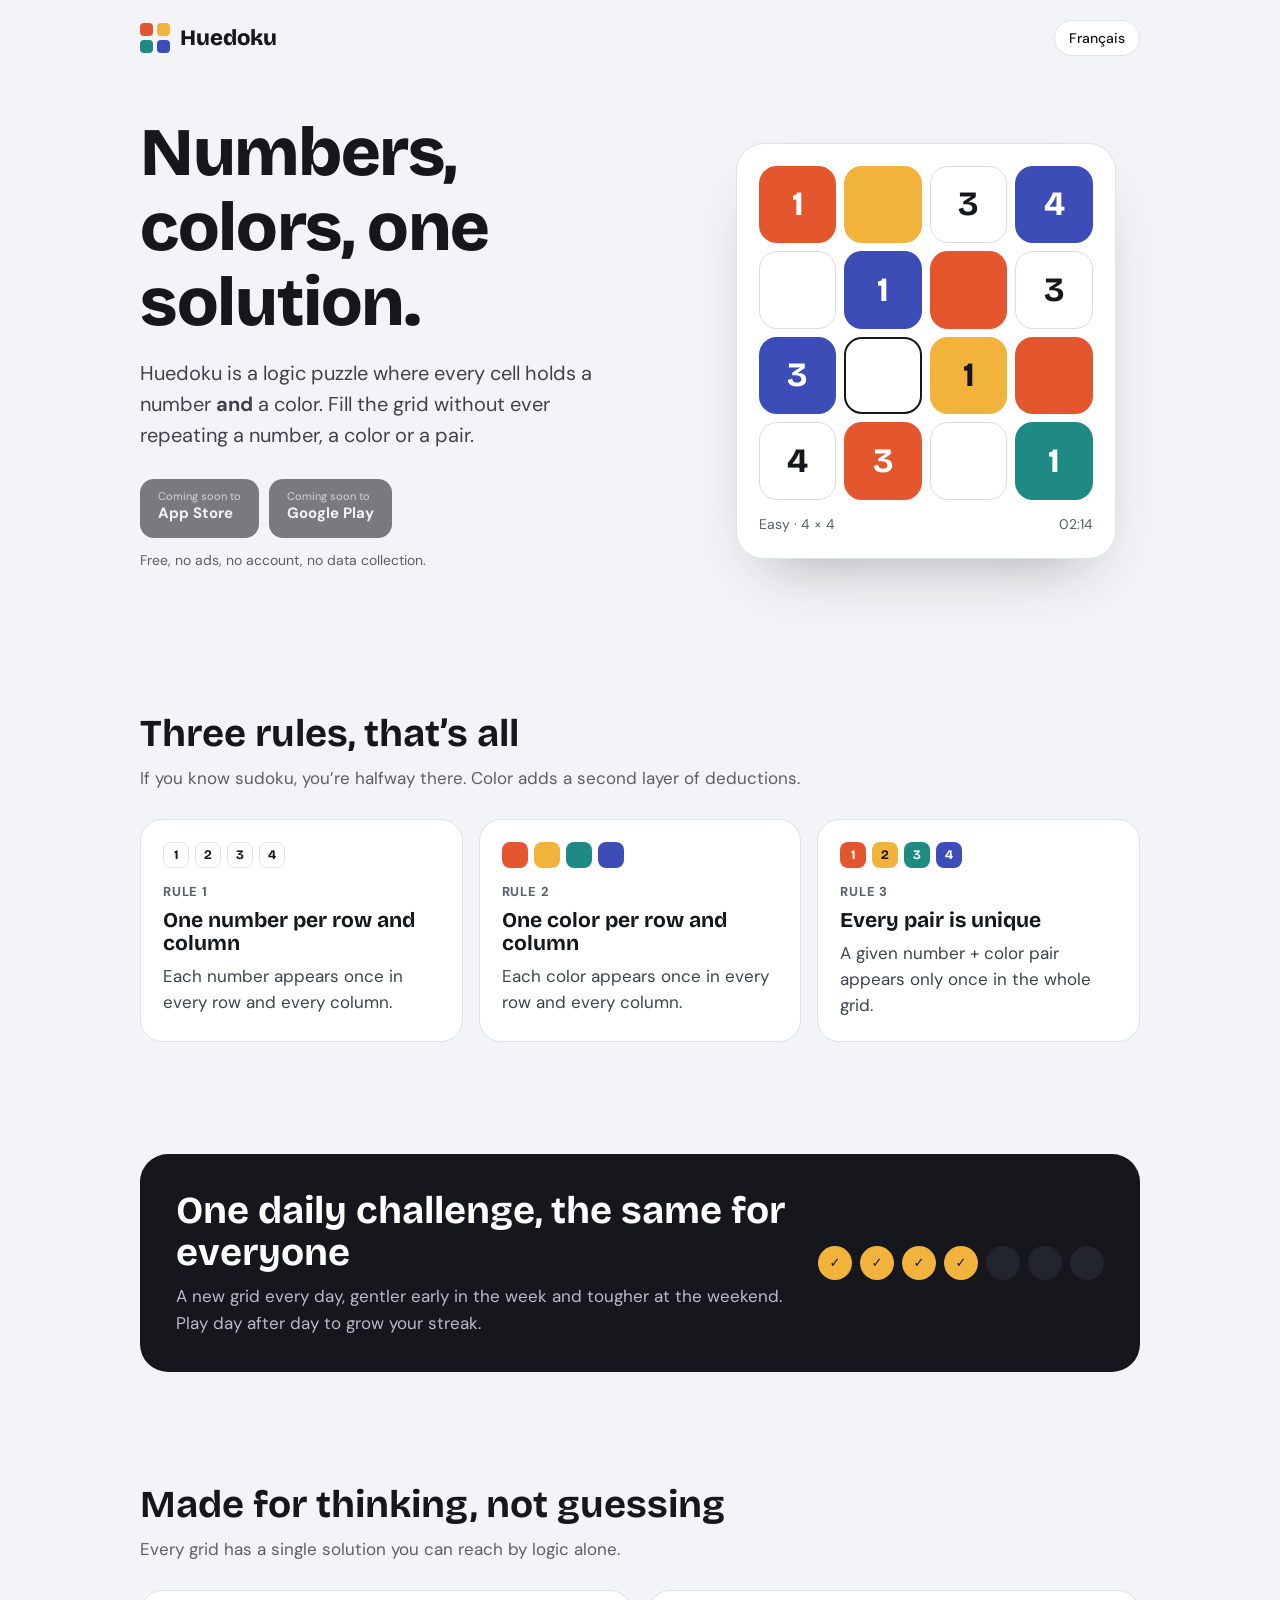
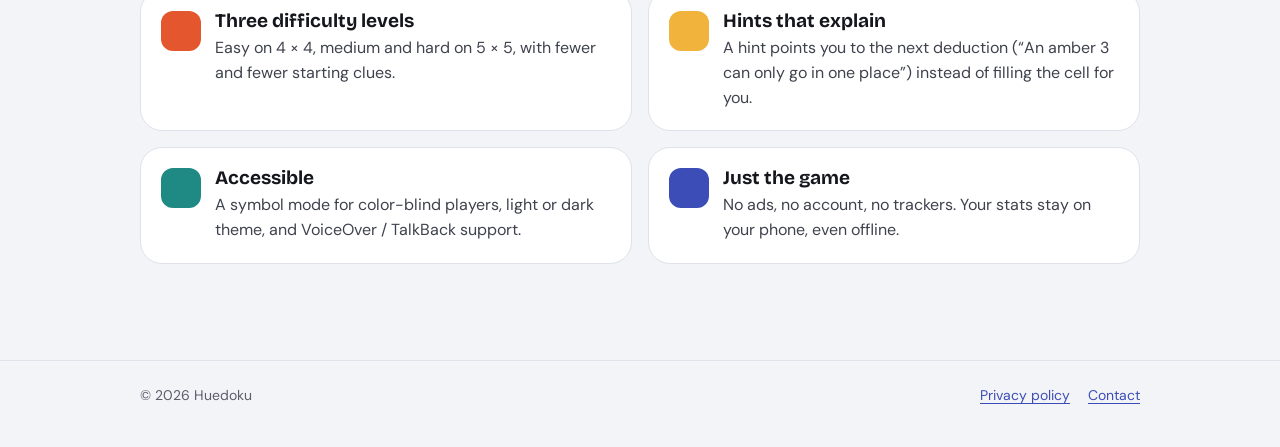
<file: index.html>
<!doctype html>
<html lang="fr" data-title-fr="Huedoku · Le casse-tête des chiffres et des couleurs" data-title-en="Huedoku · The number and color logic puzzle">
<head>
  <meta charset="utf-8">
  <meta name="viewport" content="width=device-width, initial-scale=1">
  <title>Huedoku · Le casse-tête des chiffres et des couleurs</title>
  <meta name="description" content="Huedoku : un jeu de logique où chaque case porte un chiffre et une couleur. Un défi par jour, trois difficultés, sans publicité ni collecte de données.">
  <meta name="theme-color" content="#F3F4F7" media="(prefers-color-scheme: light)">
  <meta name="theme-color" content="#0F1014" media="(prefers-color-scheme: dark)">
  <meta property="og:title" content="Huedoku">
  <meta property="og:description" content="Chaque case porte un chiffre et une couleur. Un défi par jour.">
  <meta property="og:image" content="assets/icon.png">
  <link rel="icon" href="assets/favicon.png" type="image/png">
  <link rel="apple-touch-icon" href="assets/icon.png">
  <link rel="stylesheet" href="assets/style.css">
  <script src="assets/lang.js"></script>
</head>
<body>
  <header class="wrap top">
    <a class="brand" href="./" aria-label="Huedoku">
      <span class="mark" aria-hidden="true"><i></i><i></i><i></i><i></i></span>
      <span>Huedoku</span>
    </a>
    <button class="lang" type="button">
      <span lang="fr">English</span><span lang="en">Français</span>
    </button>
  </header>

  <main>
    <div class="wrap hero">
      <div>
        <h1 lang="fr">Des chiffres, des couleurs, une seule solution.</h1>
        <h1 lang="en">Numbers, colors, one solution.</h1>
        <p class="lead" lang="fr">Huedoku est un jeu de logique où chaque case porte un chiffre <strong>et</strong> une couleur. Remplissez la grille sans jamais répéter un chiffre, une couleur ou un duo.</p>
        <p class="lead" lang="en">Huedoku is a logic puzzle where every cell holds a number <strong>and</strong> a color. Fill the grid without ever repeating a number, a color or a pair.</p>
        <div class="badges">
          <span class="badge soon" aria-disabled="true">
            <span><small lang="fr">Bientôt sur</small><small lang="en">Coming soon to</small>App Store</span>
          </span>
          <span class="badge soon" aria-disabled="true">
            <span><small lang="fr">Bientôt sur</small><small lang="en">Coming soon to</small>Google Play</span>
          </span>
        </div>
        <p class="note" lang="fr">Gratuit, sans publicité, sans compte, sans collecte de données.</p>
        <p class="note" lang="en">Free, no ads, no account, no data collection.</p>
      </div>

      <figure class="demo" style="margin:0">
        <div class="grid" role="img" aria-label="Grille Huedoku 4 par 4 en cours de partie">
          <div class="cell c0">1</div>
          <div class="cell c1"></div>
          <div class="cell">3</div>
          <div class="cell c3">4</div>
          <div class="cell"></div>
          <div class="cell c3">1</div>
          <div class="cell c0"></div>
          <div class="cell">3</div>
          <div class="cell c3">3</div>
          <div class="cell sel"></div>
          <div class="cell c1">1</div>
          <div class="cell c0"></div>
          <div class="cell">4</div>
          <div class="cell c0">3</div>
          <div class="cell"></div>
          <div class="cell c2">1</div>
        </div>
        <figcaption class="demo-caption">
          <span lang="fr">Facile · 4 × 4</span><span lang="en">Easy · 4 × 4</span>
          <span>02:14</span>
        </figcaption>
      </figure>
    </div>

    <section id="regles">
      <div class="wrap">
        <h2 lang="fr">Trois règles, c’est tout</h2>
        <h2 lang="en">Three rules, that’s all</h2>
        <p class="sub" lang="fr">Si vous connaissez le sudoku, vous êtes déjà à moitié prêt. La couleur ajoute une seconde couche de déductions.</p>
        <p class="sub" lang="en">If you know sudoku, you’re halfway there. Color adds a second layer of deductions.</p>
        <div class="cards">
          <article class="card">
            <div class="swatch" aria-hidden="true">
              <i style="background:var(--surface);border:1px solid var(--line)">1</i><i style="background:var(--surface);border:1px solid var(--line)">2</i><i style="background:var(--surface);border:1px solid var(--line)">3</i><i style="background:var(--surface);border:1px solid var(--line)">4</i>
            </div>
            <div class="eyebrow" lang="fr">Règle 1</div><div class="eyebrow" lang="en">Rule 1</div>
            <h3 lang="fr">Un chiffre par ligne et colonne</h3><h3 lang="en">One number per row and column</h3>
            <p lang="fr">Chaque chiffre apparaît une seule fois dans chaque ligne et chaque colonne.</p>
            <p lang="en">Each number appears once in every row and every column.</p>
          </article>
          <article class="card">
            <div class="swatch" aria-hidden="true">
              <i style="background:var(--coral)"></i><i style="background:var(--amber)"></i><i style="background:var(--teal)"></i><i style="background:var(--indigo)"></i>
            </div>
            <div class="eyebrow" lang="fr">Règle 2</div><div class="eyebrow" lang="en">Rule 2</div>
            <h3 lang="fr">Une couleur par ligne et colonne</h3><h3 lang="en">One color per row and column</h3>
            <p lang="fr">Chaque couleur apparaît une seule fois dans chaque ligne et chaque colonne.</p>
            <p lang="en">Each color appears once in every row and every column.</p>
          </article>
          <article class="card">
            <div class="swatch" aria-hidden="true">
              <i style="background:var(--coral);color:#fff">1</i><i style="background:var(--amber);color:#16171d">2</i><i style="background:var(--teal);color:#fff">3</i><i style="background:var(--indigo);color:#fff">4</i>
            </div>
            <div class="eyebrow" lang="fr">Règle 3</div><div class="eyebrow" lang="en">Rule 3</div>
            <h3 lang="fr">Chaque duo est unique</h3><h3 lang="en">Every pair is unique</h3>
            <p lang="fr">Une même paire chiffre + couleur n’apparaît qu’une fois dans toute la grille.</p>
            <p lang="en">A given number + color pair appears only once in the whole grid.</p>
          </article>
        </div>
      </div>
    </section>

    <section>
      <div class="wrap">
        <div class="daily">
          <div>
            <h2 lang="fr">Un défi par jour, le même pour tous</h2>
            <h2 lang="en">One daily challenge, the same for everyone</h2>
            <p lang="fr">Chaque jour, une nouvelle grille, plus facile en début de semaine et plus corsée le week-end. Enchaînez les jours pour faire grandir votre série.</p>
            <p lang="en">A new grid every day, gentler early in the week and tougher at the weekend. Play day after day to grow your streak.</p>
          </div>
          <div class="week" aria-hidden="true">
            <span class="done">✓</span><span class="done">✓</span><span class="done">✓</span><span class="done">✓</span><span></span><span></span><span></span>
          </div>
        </div>
      </div>
    </section>

    <section>
      <div class="wrap">
        <h2 lang="fr">Pensé pour réfléchir, pas pour deviner</h2>
        <h2 lang="en">Made for thinking, not guessing</h2>
        <p class="sub" lang="fr">Chaque grille a une solution unique, trouvable par la logique.</p>
        <p class="sub" lang="en">Every grid has a single solution you can reach by logic alone.</p>
        <div class="features">
          <div class="feature">
            <span class="dot" style="background:var(--coral)" aria-hidden="true"></span>
            <div>
              <h3 lang="fr">Trois difficultés</h3><h3 lang="en">Three difficulty levels</h3>
              <p lang="fr">Facile en 4 × 4, moyen et difficile en 5 × 5, avec de moins en moins d’indices de départ.</p>
              <p lang="en">Easy on 4 × 4, medium and hard on 5 × 5, with fewer and fewer starting clues.</p>
            </div>
          </div>
          <div class="feature">
            <span class="dot" style="background:var(--amber)" aria-hidden="true"></span>
            <div>
              <h3 lang="fr">Des indices qui expliquent</h3><h3 lang="en">Hints that explain</h3>
              <p lang="fr">Un indice vous met sur la piste (« Un 3 ambre ne peut aller qu’à un seul endroit ») au lieu de remplir la case à votre place.</p>
              <p lang="en">A hint points you to the next deduction (“An amber 3 can only go in one place”) instead of filling the cell for you.</p>
            </div>
          </div>
          <div class="feature">
            <span class="dot" style="background:var(--teal)" aria-hidden="true"></span>
            <div>
              <h3 lang="fr">Accessible</h3><h3 lang="en">Accessible</h3>
              <p lang="fr">Un mode symboles pour les daltoniens, le thème clair ou sombre, et VoiceOver / TalkBack pris en charge.</p>
              <p lang="en">A symbol mode for color-blind players, light or dark theme, and VoiceOver / TalkBack support.</p>
            </div>
          </div>
          <div class="feature">
            <span class="dot" style="background:var(--indigo)" aria-hidden="true"></span>
            <div>
              <h3 lang="fr">Rien que le jeu</h3><h3 lang="en">Just the game</h3>
              <p lang="fr">Pas de publicité, pas de compte, pas de traceur. Vos statistiques restent sur votre téléphone, même hors connexion.</p>
              <p lang="en">No ads, no account, no trackers. Your stats stay on your phone, even offline.</p>
            </div>
          </div>
        </div>
      </div>
    </section>
  </main>

  <footer>
    <div class="wrap">
      <span>© 2026 Huedoku</span>
      <nav>
        <a href="privacy.html"><span lang="fr">Politique de confidentialité</span><span lang="en">Privacy policy</span></a>
        <a href="https://github.com/paulgerold/huedoku-site/issues"><span lang="fr">Contact</span><span lang="en">Contact</span></a>
      </nav>
    </div>
  </footer>
</body>
</html>
</file>
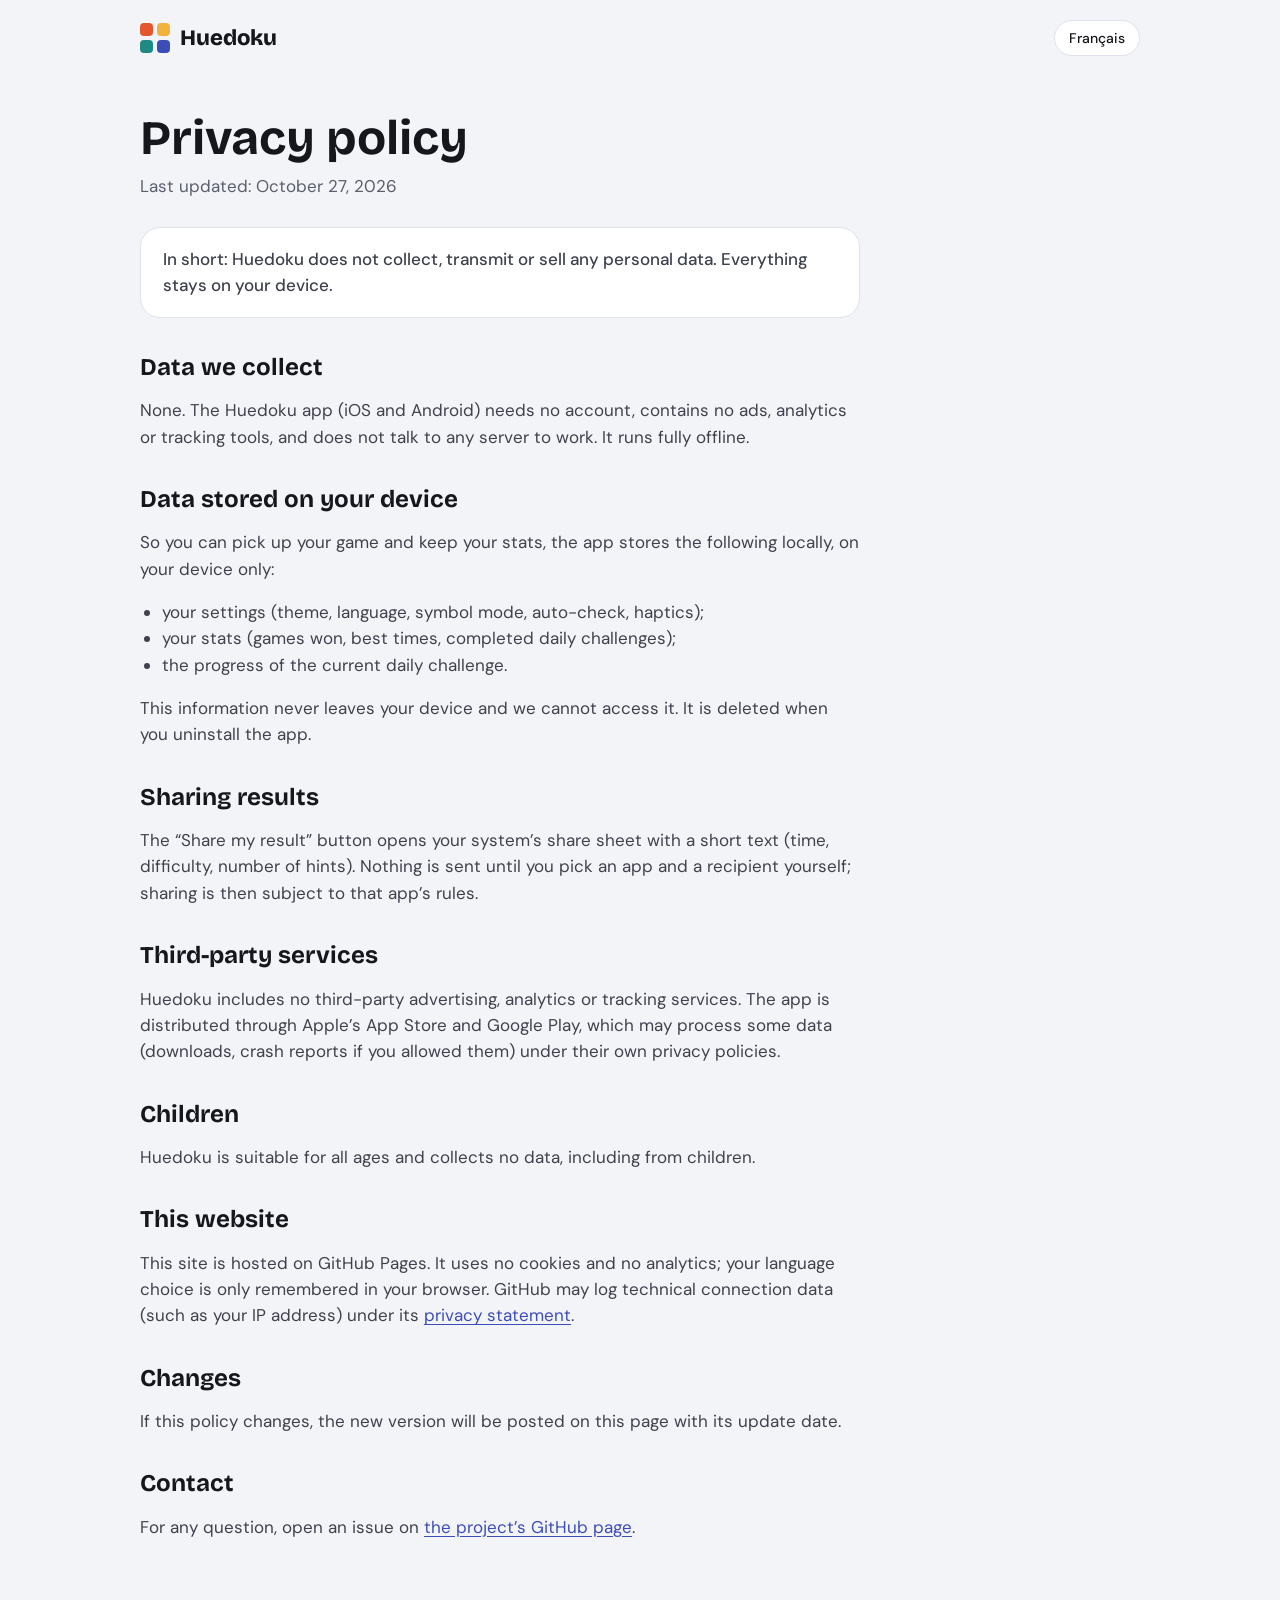
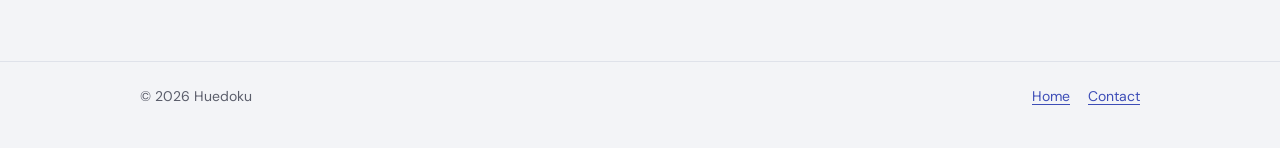
<file: privacy.html>
<!doctype html>
<html lang="fr" data-title-fr="Politique de confidentialité · Huedoku" data-title-en="Privacy policy · Huedoku">
<head>
  <meta charset="utf-8">
  <meta name="viewport" content="width=device-width, initial-scale=1">
  <title>Politique de confidentialité · Huedoku</title>
  <meta name="description" content="Politique de confidentialité de l’application Huedoku : aucune donnée personnelle n’est collectée.">
  <meta name="theme-color" content="#F3F4F7" media="(prefers-color-scheme: light)">
  <meta name="theme-color" content="#0F1014" media="(prefers-color-scheme: dark)">
  <link rel="icon" href="assets/favicon.png" type="image/png">
  <link rel="stylesheet" href="assets/style.css">
  <script src="assets/lang.js"></script>
</head>
<body>
  <header class="wrap top">
    <a class="brand" href="./" aria-label="Huedoku">
      <span class="mark" aria-hidden="true"><i></i><i></i><i></i><i></i></span>
      <span>Huedoku</span>
    </a>
    <button class="lang" type="button">
      <span lang="fr">English</span><span lang="en">Français</span>
    </button>
  </header>

  <main class="wrap">
    <article class="doc" lang="fr">
      <h1>Politique de confidentialité</h1>
      <p class="updated">Dernière mise à jour : 27 octobre 2026</p>

      <p class="summary">En bref : Huedoku ne collecte, ne transmet et ne vend aucune donnée personnelle. Tout reste sur votre appareil.</p>

      <h2>Données collectées</h2>
      <p>Aucune. L’application Huedoku (iOS et Android) ne demande pas de compte, ne contient ni publicité ni outil d’analyse ou de suivi, et ne communique avec aucun serveur pour fonctionner. Elle fonctionne entièrement hors connexion.</p>

      <h2>Données enregistrées sur votre appareil</h2>
      <p>Pour que vous retrouviez votre partie et vos statistiques, l’application enregistre localement, uniquement sur votre appareil :</p>
      <ul>
        <li>vos réglages (thème, langue, mode symboles, vérification automatique, vibrations) ;</li>
        <li>vos statistiques (parties gagnées, meilleurs temps, défis du jour réussis) ;</li>
        <li>la progression du défi du jour en cours.</li>
      </ul>
      <p>Ces informations ne quittent jamais votre appareil et ne nous sont pas accessibles. Elles sont supprimées lorsque vous désinstallez l’application.</p>

      <h2>Partage de résultats</h2>
      <p>Le bouton « Partager mon résultat » ouvre la feuille de partage de votre système avec un court texte (temps, difficulté, nombre d’indices). Rien n’est envoyé tant que vous ne choisissez pas vous-même une application et un destinataire ; le partage est alors soumis aux règles de l’application choisie.</p>

      <h2>Services tiers</h2>
      <p>Huedoku n’intègre aucun service tiers de publicité, d’analyse ou de suivi. L’application est distribuée par l’App Store d’Apple et Google Play, qui peuvent traiter certaines données (téléchargements, rapports de plantage si vous les avez autorisés) selon leurs propres politiques de confidentialité.</p>

      <h2>Enfants</h2>
      <p>Huedoku convient à tous les âges et ne collecte aucune donnée, y compris auprès des enfants.</p>

      <h2>Ce site</h2>
      <p>Ce site est hébergé par GitHub Pages. Il n’utilise ni cookie ni outil de mesure d’audience ; votre choix de langue est seulement mémorisé dans votre navigateur. GitHub peut enregistrer des données techniques de connexion (comme l’adresse IP) selon sa <a href="https://docs.github.com/fr/site-policy/privacy-policies/github-general-privacy-statement">déclaration de confidentialité</a>.</p>

      <h2>Modifications</h2>
      <p>Si cette politique change, la nouvelle version sera publiée sur cette page avec sa date de mise à jour.</p>

      <h2>Contact</h2>
      <p>Pour toute question, ouvrez un ticket sur <a href="https://github.com/paulgerold/huedoku-site/issues">la page GitHub du projet</a>.</p>
    </article>

    <article class="doc" lang="en">
      <h1>Privacy policy</h1>
      <p class="updated">Last updated: October 27, 2026</p>

      <p class="summary">In short: Huedoku does not collect, transmit or sell any personal data. Everything stays on your device.</p>

      <h2>Data we collect</h2>
      <p>None. The Huedoku app (iOS and Android) needs no account, contains no ads, analytics or tracking tools, and does not talk to any server to work. It runs fully offline.</p>

      <h2>Data stored on your device</h2>
      <p>So you can pick up your game and keep your stats, the app stores the following locally, on your device only:</p>
      <ul>
        <li>your settings (theme, language, symbol mode, auto-check, haptics);</li>
        <li>your stats (games won, best times, completed daily challenges);</li>
        <li>the progress of the current daily challenge.</li>
      </ul>
      <p>This information never leaves your device and we cannot access it. It is deleted when you uninstall the app.</p>

      <h2>Sharing results</h2>
      <p>The “Share my result” button opens your system’s share sheet with a short text (time, difficulty, number of hints). Nothing is sent until you pick an app and a recipient yourself; sharing is then subject to that app’s rules.</p>

      <h2>Third-party services</h2>
      <p>Huedoku includes no third-party advertising, analytics or tracking services. The app is distributed through Apple’s App Store and Google Play, which may process some data (downloads, crash reports if you allowed them) under their own privacy policies.</p>

      <h2>Children</h2>
      <p>Huedoku is suitable for all ages and collects no data, including from children.</p>

      <h2>This website</h2>
      <p>This site is hosted on GitHub Pages. It uses no cookies and no analytics; your language choice is only remembered in your browser. GitHub may log technical connection data (such as your IP address) under its <a href="https://docs.github.com/en/site-policy/privacy-policies/github-general-privacy-statement">privacy statement</a>.</p>

      <h2>Changes</h2>
      <p>If this policy changes, the new version will be posted on this page with its update date.</p>

      <h2>Contact</h2>
      <p>For any question, open an issue on <a href="https://github.com/paulgerold/huedoku-site/issues">the project’s GitHub page</a>.</p>
    </article>
  </main>

  <footer>
    <div class="wrap">
      <span>© 2026 Huedoku</span>
      <nav>
        <a href="./"><span lang="fr">Accueil</span><span lang="en">Home</span></a>
        <a href="https://github.com/paulgerold/huedoku-site/issues">Contact</a>
      </nav>
    </div>
  </footer>
</body>
</html>
</file>
<file: assets/style.css>
@font-face { font-family: 'Bricolage Grotesque'; font-weight: 700; font-display: swap; src: url('fonts/BricolageGrotesque_700Bold.ttf') format('truetype'); }
@font-face { font-family: 'Bricolage Grotesque'; font-weight: 800; font-display: swap; src: url('fonts/BricolageGrotesque_800ExtraBold.ttf') format('truetype'); }
@font-face { font-family: 'DM Sans'; font-weight: 400; font-display: swap; src: url('fonts/DMSans_400Regular.ttf') format('truetype'); }
@font-face { font-family: 'DM Sans'; font-weight: 500; font-display: swap; src: url('fonts/DMSans_500Medium.ttf') format('truetype'); }
@font-face { font-family: 'DM Sans'; font-weight: 700; font-display: swap; src: url('fonts/DMSans_700Bold.ttf') format('truetype'); }

/* Same tokens as the app (src/theme/index.ts). */
:root {
  --ground: #f3f4f7;
  --surface: #ffffff;
  --ink: #16171d;
  --ink-soft: #3f424d;
  --muted: #5b5e6b;
  --line: #dfe2ea;
  --accent: #f2b33d;
  --on-accent: #16171d;
  --link: #3d4db7;
  --night: #16171d;
  --night-raised: #23252d;
  --night-muted: #b9bcc8;
  --coral: #e4572e;
  --amber: #f2b33d;
  --teal: #1f8a84;
  --indigo: #3d4db7;
  --empty-border: #d9dce5;
  color-scheme: light;
}
@media (prefers-color-scheme: dark) {
  :root:not([data-theme='light']) {
    --ground: #0f1014;
    --surface: #1a1b22;
    --ink: #f2f3f7;
    --ink-soft: #c9cbd4;
    --muted: #9c9fac;
    --line: #2d2f38;
    --link: #9aa6ff;
    --night: #1c1d25;
    --night-raised: #272934;
    --empty-border: #30323c;
    color-scheme: dark;
  }
}

* { box-sizing: border-box; }
html { -webkit-text-size-adjust: 100%; }
body {
  margin: 0;
  background: var(--ground);
  color: var(--ink);
  font: 400 17px/1.55 'DM Sans', system-ui, sans-serif;
}
a { color: var(--link); text-underline-offset: 3px; }
h1, h2, h3 { font-family: 'Bricolage Grotesque', system-ui, sans-serif; font-weight: 700; line-height: 1.1; margin: 0; }

/* Show only the current language. */
html[lang='fr'] [lang='en'], html[lang='en'] [lang='fr'] { display: none !important; }

.wrap { max-width: 1040px; margin: 0 auto; padding: 0 20px; }

/* Header */
.top { display: flex; align-items: center; justify-content: space-between; padding-block: 20px; gap: 12px; }
.brand { display: flex; align-items: center; gap: 10px; color: var(--ink); text-decoration: none; }
.brand span { font-family: 'Bricolage Grotesque', sans-serif; font-weight: 800; font-size: 22px; }
.mark { width: 30px; height: 30px; display: grid; grid-template-columns: 1fr 1fr; gap: 13%; }
.mark i { border-radius: 30%; display: block; }
.mark i:nth-child(1) { background: var(--coral); }
.mark i:nth-child(2) { background: var(--amber); }
.mark i:nth-child(3) { background: var(--teal); }
.mark i:nth-child(4) { background: var(--indigo); }
.lang {
  font: 500 14px 'DM Sans', sans-serif;
  color: var(--ink);
  background: var(--surface);
  border: 1px solid var(--line);
  border-radius: 999px;
  padding: 8px 14px;
  cursor: pointer;
}
.lang:focus-visible { outline: 2px solid var(--ink); outline-offset: 2px; }

/* Hero */
.hero { display: grid; grid-template-columns: 1.1fr 0.9fr; gap: 48px; align-items: center; padding-block: 40px 72px; }
.hero h1 { font-weight: 800; font-size: clamp(40px, 7vw, 68px); letter-spacing: -0.02em; }
.hero p.lead { font-size: 20px; color: var(--ink-soft); margin: 18px 0 28px; max-width: 34ch; }
.badges { display: flex; flex-wrap: wrap; gap: 10px; }
.badge {
  display: inline-flex; align-items: center; gap: 8px;
  padding: 12px 18px; border-radius: 14px;
  background: var(--ink); color: var(--ground);
  font-weight: 700; font-size: 15px; text-decoration: none;
}
.badge small { display: block; font-weight: 400; font-size: 11px; opacity: 0.75; line-height: 1; }
.badge.soon { opacity: 0.55; cursor: default; }
.note { color: var(--muted); font-size: 14px; margin-top: 12px; }

/* Demo grid (a real 4×4 solution, partly filled) */
.demo {
  background: var(--surface); border: 1px solid var(--line); border-radius: 28px;
  padding: 22px; max-width: 380px; width: 100%; justify-self: center;
  box-shadow: 0 30px 60px -30px rgb(22 23 29 / 0.35);
}
.grid { display: grid; grid-template-columns: repeat(4, 1fr); gap: 8px; }
.cell {
  aspect-ratio: 1; border-radius: 23%;
  display: grid; place-items: center;
  font-family: 'Bricolage Grotesque', sans-serif; font-weight: 700; font-size: clamp(22px, 6vw, 34px);
  background: var(--surface); color: var(--ink); border: 1px solid var(--empty-border);
}
.cell.c0 { background: var(--coral); color: #fff; border-color: transparent; }
.cell.c1 { background: var(--amber); color: #16171d; border-color: transparent; }
.cell.c2 { background: var(--teal); color: #fff; border-color: transparent; }
.cell.c3 { background: var(--indigo); color: #fff; border-color: transparent; }
.cell.sel { border: 2px solid var(--ink); }
.demo-caption { display: flex; justify-content: space-between; margin-top: 14px; color: var(--muted); font-size: 14px; }

/* Sections */
section { padding: 56px 0; }
section h2 { font-size: clamp(28px, 4vw, 38px); margin-bottom: 10px; }
section > .wrap > p.sub { color: var(--muted); margin: 0 0 28px; max-width: 60ch; }
.cards { display: grid; grid-template-columns: repeat(3, 1fr); gap: 16px; }
.card { background: var(--surface); border: 1px solid var(--line); border-radius: 22px; padding: 22px; }
.card .eyebrow { font-size: 13px; font-weight: 700; letter-spacing: 0.06em; text-transform: uppercase; color: var(--muted); }
.card h3 { font-size: 21px; margin: 6px 0 8px; }
.card p { margin: 0; color: var(--ink-soft); }
.swatch { display: flex; gap: 6px; margin-bottom: 14px; }
.swatch i { width: 26px; height: 26px; border-radius: 8px; display: grid; place-items: center; font: 700 13px 'Bricolage Grotesque', sans-serif; font-style: normal; }

.features { display: grid; grid-template-columns: repeat(2, 1fr); gap: 16px; }
.feature { display: flex; gap: 14px; align-items: flex-start; background: var(--surface); border: 1px solid var(--line); border-radius: 22px; padding: 20px; }
.feature .dot { flex: none; width: 40px; height: 40px; border-radius: 12px; }
.feature h3 { font-size: 19px; margin-bottom: 4px; }
.feature p { margin: 0; color: var(--ink-soft); font-size: 16px; }

.daily { background: var(--night); color: #fff; border-radius: 28px; padding: 36px; display: grid; grid-template-columns: 1fr auto; gap: 24px; align-items: center; }
.daily h2 { color: #fff; }
.daily p { color: var(--night-muted); margin: 8px 0 0; max-width: 52ch; }
.week { display: flex; gap: 8px; }
.week span { width: 34px; height: 34px; border-radius: 50%; display: grid; place-items: center; font-size: 13px; font-weight: 700; background: var(--night-raised); color: var(--night-muted); }
.week span.done { background: var(--accent); color: var(--on-accent); }

/* Privacy page */
.doc { max-width: 720px; padding-block: 24px 64px; }
.doc h1 { font-size: clamp(34px, 6vw, 48px); margin: 12px 0 8px; }
.doc .updated { color: var(--muted); margin: 0 0 28px; }
.doc h2 { font-size: 24px; margin: 36px 0 10px; }
.doc p, .doc li { color: var(--ink-soft); }
.doc ul { padding-left: 22px; }
.summary { background: var(--surface); border: 1px solid var(--line); border-radius: 20px; padding: 18px 22px; font-weight: 500; color: var(--ink); }

/* Footer */
footer { border-top: 1px solid var(--line); margin-top: 40px; }
footer .wrap { display: flex; flex-wrap: wrap; justify-content: space-between; gap: 12px; padding: 24px 20px 40px; color: var(--muted); font-size: 14px; }
footer nav { display: flex; gap: 18px; }

@media (max-width: 820px) {
  .hero { grid-template-columns: 1fr; gap: 36px; padding-block-start: 16px; }
  .cards { grid-template-columns: 1fr; }
  .features { grid-template-columns: 1fr; }
  .daily { grid-template-columns: 1fr; padding: 26px; }
}
</file>
